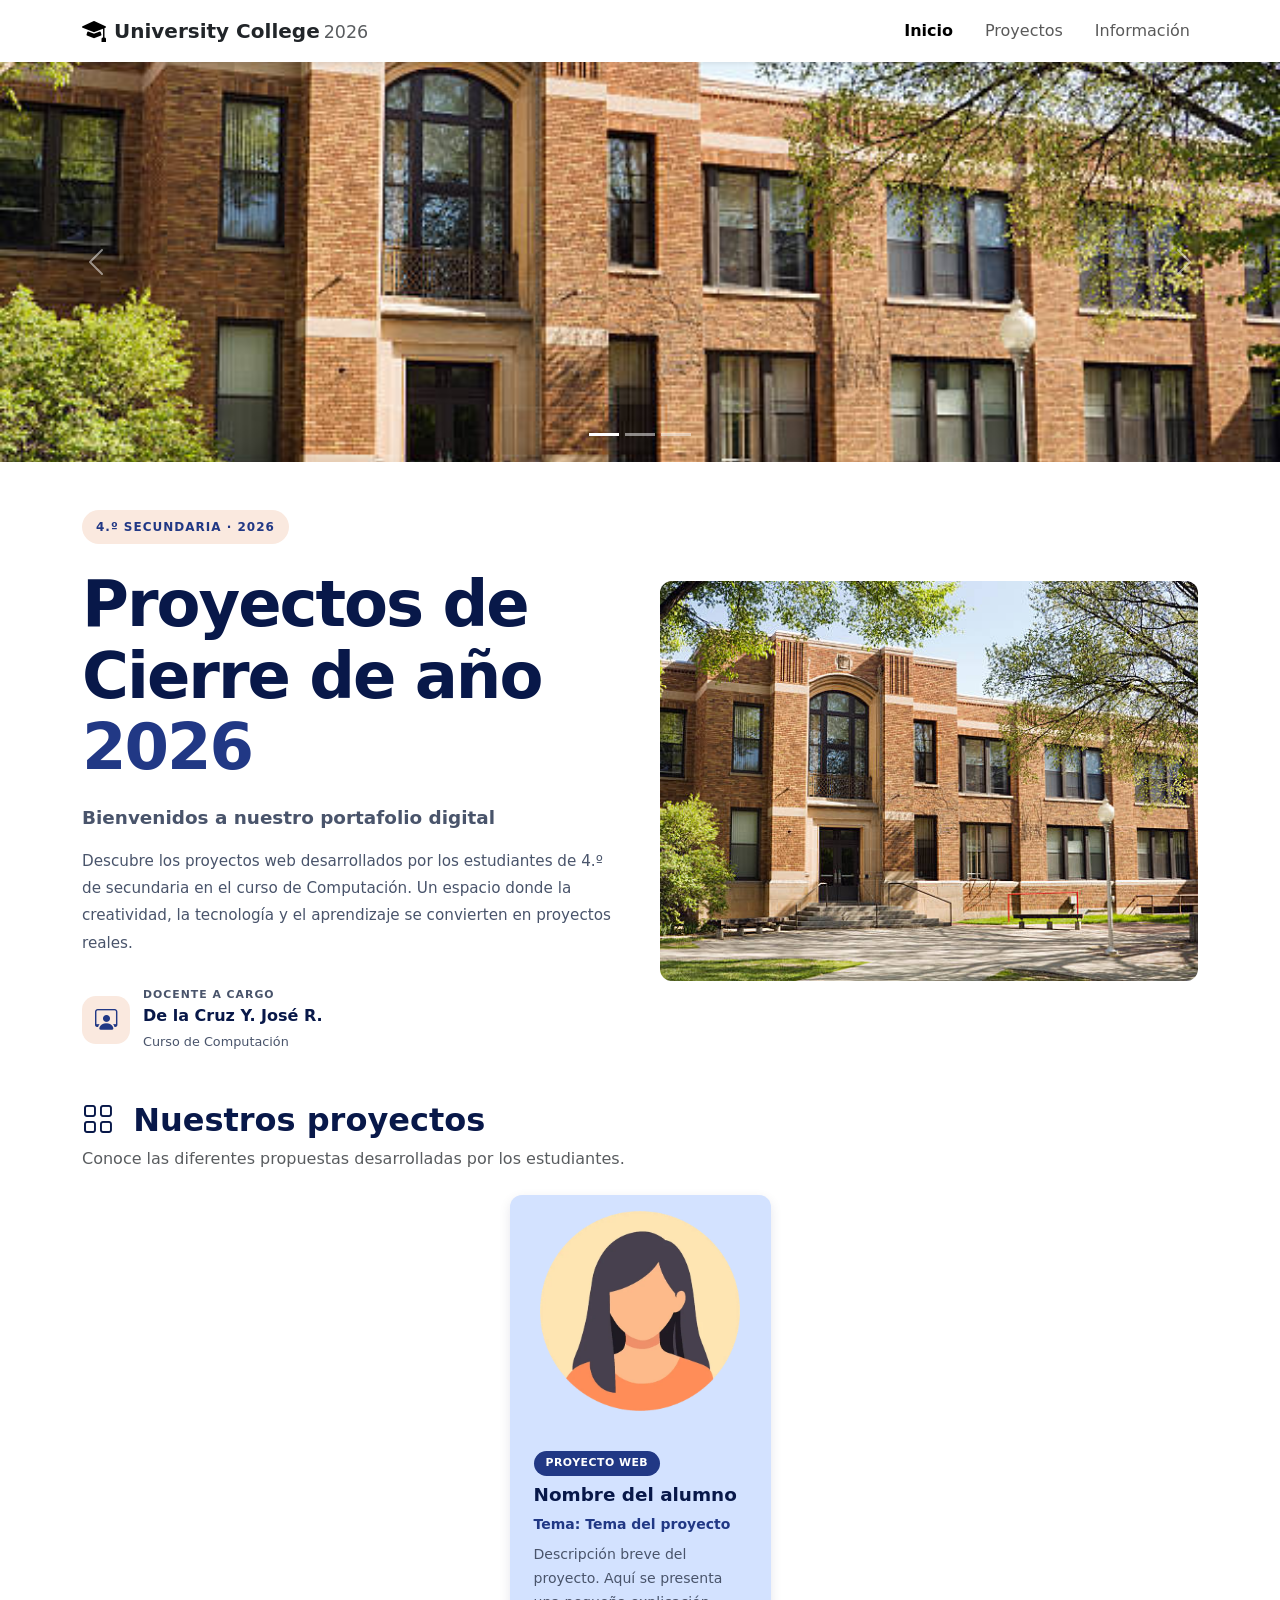
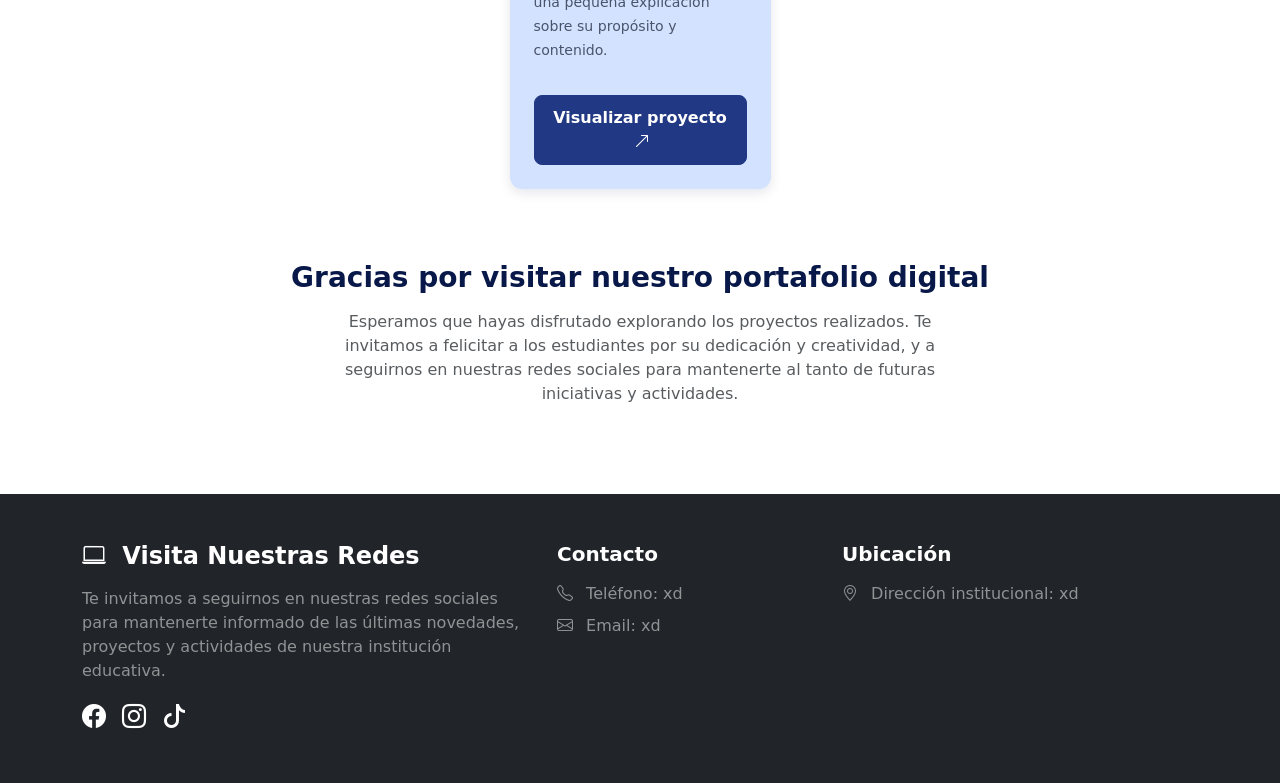
<file: index.html>
<!DOCTYPE html>
<html lang="es">

<head>
    <meta charset="UTF-8">
    <meta name="viewport" content="width=device-width, initial-scale=1.0">

    <title>Proyectos de Fin de Año</title>

    <!-- Icono -->
        <link rel="icon" type="image/png" href="../imgs/logo.png">

    <!-- BOOTSTRAP CSS -->
    <link
        href="https://cdn.jsdelivr.net/npm/bootstrap@5.3.8/dist/css/bootstrap.min.css"
        rel="stylesheet"
        integrity="sha384-sRIl4kxILFvY47J16cr9ZwB07vP4J8+LH7qKQnuqkuIAvNWLzeN8tE5YBujZqJLB"
        crossorigin="anonymous">

    <!-- BOOTSTRAP ICONS -->
    <link
        rel="stylesheet"
        href="https://cdn.jsdelivr.net/npm/bootstrap-icons@1.11.3/font/bootstrap-icons.min.css">

    <!-- CSS PERSONALIZADO -->
    <link rel="stylesheet" href="css/general.css">
</head>

<body>

    <!-- HEADER -->
    <header>

        <!-- NAVBAR -->
        <nav class="navbar navbar-expand-lg bg-white shadow-sm sticky-top">
            <div class="container">

                <!-- LOGO -->
                <a class="navbar-brand d-flex align-items-center gap-2"
                    href="#inicio">

                    <i class="bi bi-mortarboard-fill fs-4"></i>

                    <span class="d-flex align-items-baseline gap-1">
                        <span class="fw-bold fs-5 text-dark">
                            University College
                        </span>

                        <small class="text-muted">
                            2026
                        </small>
                    </span>

                </a>

                <!-- BOTÓN RESPONSIVE -->
                <button
                    class="navbar-toggler"
                    type="button"
                    data-bs-toggle="collapse"
                    data-bs-target="#navbarPrincipal"
                    aria-controls="navbarPrincipal"
                    aria-expanded="false"
                    aria-label="Abrir menú de navegación">

                    <span class="navbar-toggler-icon"></span>

                </button>

                <!-- NAVEGACIÓN -->
                <div class="collapse navbar-collapse"
                    id="navbarPrincipal">

                    <ul class="navbar-nav ms-auto gap-lg-3">

                        <li class="nav-item">
                            <a class="nav-link active fw-semibold"
                                aria-current="page"
                                href="#inicio">
                                Inicio
                            </a>
                        </li>

                        <li class="nav-item">
                            <a class="nav-link"
                                href="#proyectos">
                                Proyectos
                            </a>
                        </li>

                        <li class="nav-item">
                            <a class="nav-link"
                                href="paginas/leer.html">
                                Información
                            </a>
                        </li>

                    </ul>

                </div>

            </div>
        </nav>

    </header>


    <!-- CARRUSEL -->
    <div id="inicio"
        class="carousel slide carrusel"
        data-bs-ride="carousel">

        <!-- INDICADORES -->
        <div class="carousel-indicators">

            <button
                type="button"
                data-bs-target="#inicio"
                data-bs-slide-to="0"
                class="active"
                aria-current="true"
                aria-label="Primera imagen">
            </button>

            <button
                type="button"
                data-bs-target="#inicio"
                data-bs-slide-to="1"
                aria-label="Segunda imagen">
            </button>

            <button
                type="button"
                data-bs-target="#inicio"
                data-bs-slide-to="2"
                aria-label="Tercera imagen">
            </button>

        </div>

        <!-- IMÁGENES -->
        <div class="carousel-inner">

            <div class="carousel-item active">
                <img
                    src="imgs/wallpaper.jpg"
                    class="d-block w-100"
                    alt="Imagen de presentación de los proyectos">
            </div>

            <div class="carousel-item">
                <img
                    src="imgs/wallpaper2.jfif"
                    class="d-block w-100"
                    alt="Segunda imagen de presentación">
            </div>

            <div class="carousel-item">
                <img
                    src="imgs/wallpaper3.avif"
                    class="d-block w-100"
                    alt="Tercera imagen de presentación">
            </div>

        </div>

        <!-- BOTÓN ANTERIOR -->
        <button
            class="carousel-control-prev"
            type="button"
            data-bs-target="#inicio"
            data-bs-slide="prev">

            <span
                class="carousel-control-prev-icon"
                aria-hidden="true">
            </span>

            <span class="visually-hidden">
                Anterior
            </span>

        </button>

        <!-- BOTÓN SIGUIENTE -->
        <button
            class="carousel-control-next"
            type="button"
            data-bs-target="#inicio"
            data-bs-slide="next">

            <span
                class="carousel-control-next-icon"
                aria-hidden="true">
            </span>

            <span class="visually-hidden">
                Siguiente
            </span>

        </button>

    </div>


    <!-- CONTENIDO PRINCIPAL -->
    <main class="container py-5">

        <!-- PRESENTACIÓN -->
        <div class="presentacion mb-5">

            <div class="presentacion-contenido">

                <!-- TEXTO IZQUIERDO -->
                <div class="presentacion-texto">

                    <span class="etiqueta-presentacion">
                        4.º SECUNDARIA · 2026
                    </span>

                    <h1 class="titulo fw-bold">
                        Proyectos de<br>
                        Cierre de año <span>2026</span>
                    </h1>

                    <p class="subtitulo">
                        Bienvenidos a nuestro portafolio digital
                    </p>

                    <p class="descripcion">
                        Descubre los proyectos web desarrollados por los
                        estudiantes de 4.º de secundaria en el curso de
                        Computación. Un espacio donde la creatividad,
                        la tecnología y el aprendizaje se convierten
                        en proyectos reales.
                    </p>

                    <!-- DOCENTE -->
                    <div class="docente-presentacion">

                        <div class="docente-icono">
                            <i class="bi bi-person-workspace"></i>
                        </div>

                        <div>

                            <small>DOCENTE A CARGO</small>

                            <h6>
                                De la Cruz Y. José R.
                            </h6>

                            <span>
                                Curso de Computación
                            </span>

                        </div>

                    </div>

                </div>


                <!-- IMAGEN DERECHA -->
                <div class="presentacion-imagen">

                    <img
                        src="imgs/wallpaper.jpg"
                        alt="Proyectos web desarrollados por los estudiantes">

                </div>

            </div>

        </div>


        <!-- GALERÍA DE PROYECTOS -->
        <div id="proyectos">

            <!-- ENCABEZADO -->
            <div class="mb-4">

                <h2 class="titulo fw-bold mb-2">
                    <i class="bi bi-grid me-2"></i>
                    Nuestros proyectos
                </h2>

                <p class="text-muted">
                    Conoce las diferentes propuestas desarrolladas
                    por los estudiantes.
                </p>

            </div>


            <!-- TARJETAS -->
            <div class="row justify-content-center g-4">

                <!-- TARJETA 1 -->
                <div class="col-12 col-sm-6 col-lg-4 col-xl-3 tarjeta">

                    <article class="card h-100 border-0 shadow-sm overflow-hidden">

                        <!-- IMAGEN -->
                        <div class="d-flex justify-content-center p-3">

                            <img
                                src="imgs/mujer-img.webp"
                                class="img-fluid"
                                style="width: 200px; height: 200px; object-fit: cover;"
                                alt="Imagen representativa del proyecto">

                        </div>


                        <!-- CONTENIDO -->
                        <div class="card-body d-flex flex-column p-4">

                            <span class="badge bg-primary align-self-start mb-2">
                                PROYECTO WEB
                            </span>

                            <h5 class="card-title fw-bold titulo mb-2">
                                Nombre del alumno
                            </h5>

                            <p class="small text-primary fw-semibold mb-2">
                                Tema: Tema del proyecto
                            </p>

                            <p class="card-text text-muted">
                                Descripción breve del proyecto. Aquí se
                                presenta una pequeña explicación sobre
                                su propósito y contenido.
                            </p>

                            <!-- BOTÓN -->
                            <div class="mt-auto pt-3">

                                <a href="#"
                                    class="btn btn-primary w-100">

                                    Visualizar proyecto

                                    <i class="bi bi-arrow-up-right ms-1"></i>

                                </a>

                            </div>

                        </div>

                    </article>

                </div>

            </div>

        </div>


        <!-- CIERRE -->
        <div id="informacion"
            class="text-center mt-5 py-4">

            <h3 class="titulo fw-bold mb-3">
                Gracias por visitar nuestro portafolio digital
            </h3>

            <p class="text-muted mx-auto"
                style="max-width: 650px;">

                Esperamos que hayas disfrutado explorando los proyectos realizados. Te invitamos a felicitar a los estudiantes por su dedicación y creatividad, y a seguirnos en nuestras redes sociales para mantenerte al tanto de futuras iniciativas y actividades.

            </p>

        </div>

    </main>


    <!-- FOOTER -->
    <footer class="bg-dark text-white">

        <div class="container py-5">

            <div class="row g-4">

                <!-- REDES SOCIALES -->
                <div class="col-12 col-md-5">

                    <h4 class="fw-bold mb-3">

                        <i class="bi bi-laptop me-2"></i>
                        Visita Nuestras Redes

                    </h4>

                    <p class="text-white-50 mb-3">

                        Te invitamos a seguirnos en nuestras redes sociales
                        para mantenerte informado de las últimas novedades,
                        proyectos y actividades de nuestra institución
                        educativa.

                    </p>

                    <!-- REDES -->
                    <div class="d-flex gap-3">

                        <a href="#"
                            class="text-white fs-4"
                            aria-label="Facebook">

                            <i class="bi bi-facebook"></i>

                        </a>

                        <a href="#"
                            class="text-white fs-4"
                            aria-label="Instagram">

                            <i class="bi bi-instagram"></i>

                        </a>

                        <a href="#"
                            class="text-white fs-4"
                            aria-label="TikTok">

                            <i class="bi bi-tiktok"></i>

                        </a>

                    </div>

                </div>


                <!-- CONTACTO -->
                <div class="col-12 col-md-3">

                    <h5 class="fw-semibold mb-3">
                        Contacto
                    </h5>

                    <p class="text-white-50 mb-2">

                        <i class="bi bi-telephone me-2"></i>
                        Teléfono: xd

                    </p>

                    <p class="text-white-50 mb-2">

                        <i class="bi bi-envelope me-2"></i>
                        Email: xd

                    </p>

                </div>


                <!-- UBICACIÓN -->
                <div class="col-12 col-md-4">

                    <h5 class="fw-semibold mb-3">
                        Ubicación
                    </h5>

                    <p class="text-white-50">

                        <i class="bi bi-geo-alt me-2"></i>
                        Dirección institucional: xd

                    </p>

                </div>

            </div>

        </div>

    </footer>


    <!-- BOOTSTRAP JAVASCRIPT -->
    <script
        src="https://cdn.jsdelivr.net/npm/bootstrap@5.3.8/dist/js/bootstrap.bundle.min.js"
        integrity="sha384-FKyoEForCGlyvwx9Hj09JcYn3nv7wiPVlz7YYwJrWVcXK/BmnVDxM+D2scQbITxI"
        crossorigin="anonymous">
    </script>

</body>
</html>
</file>
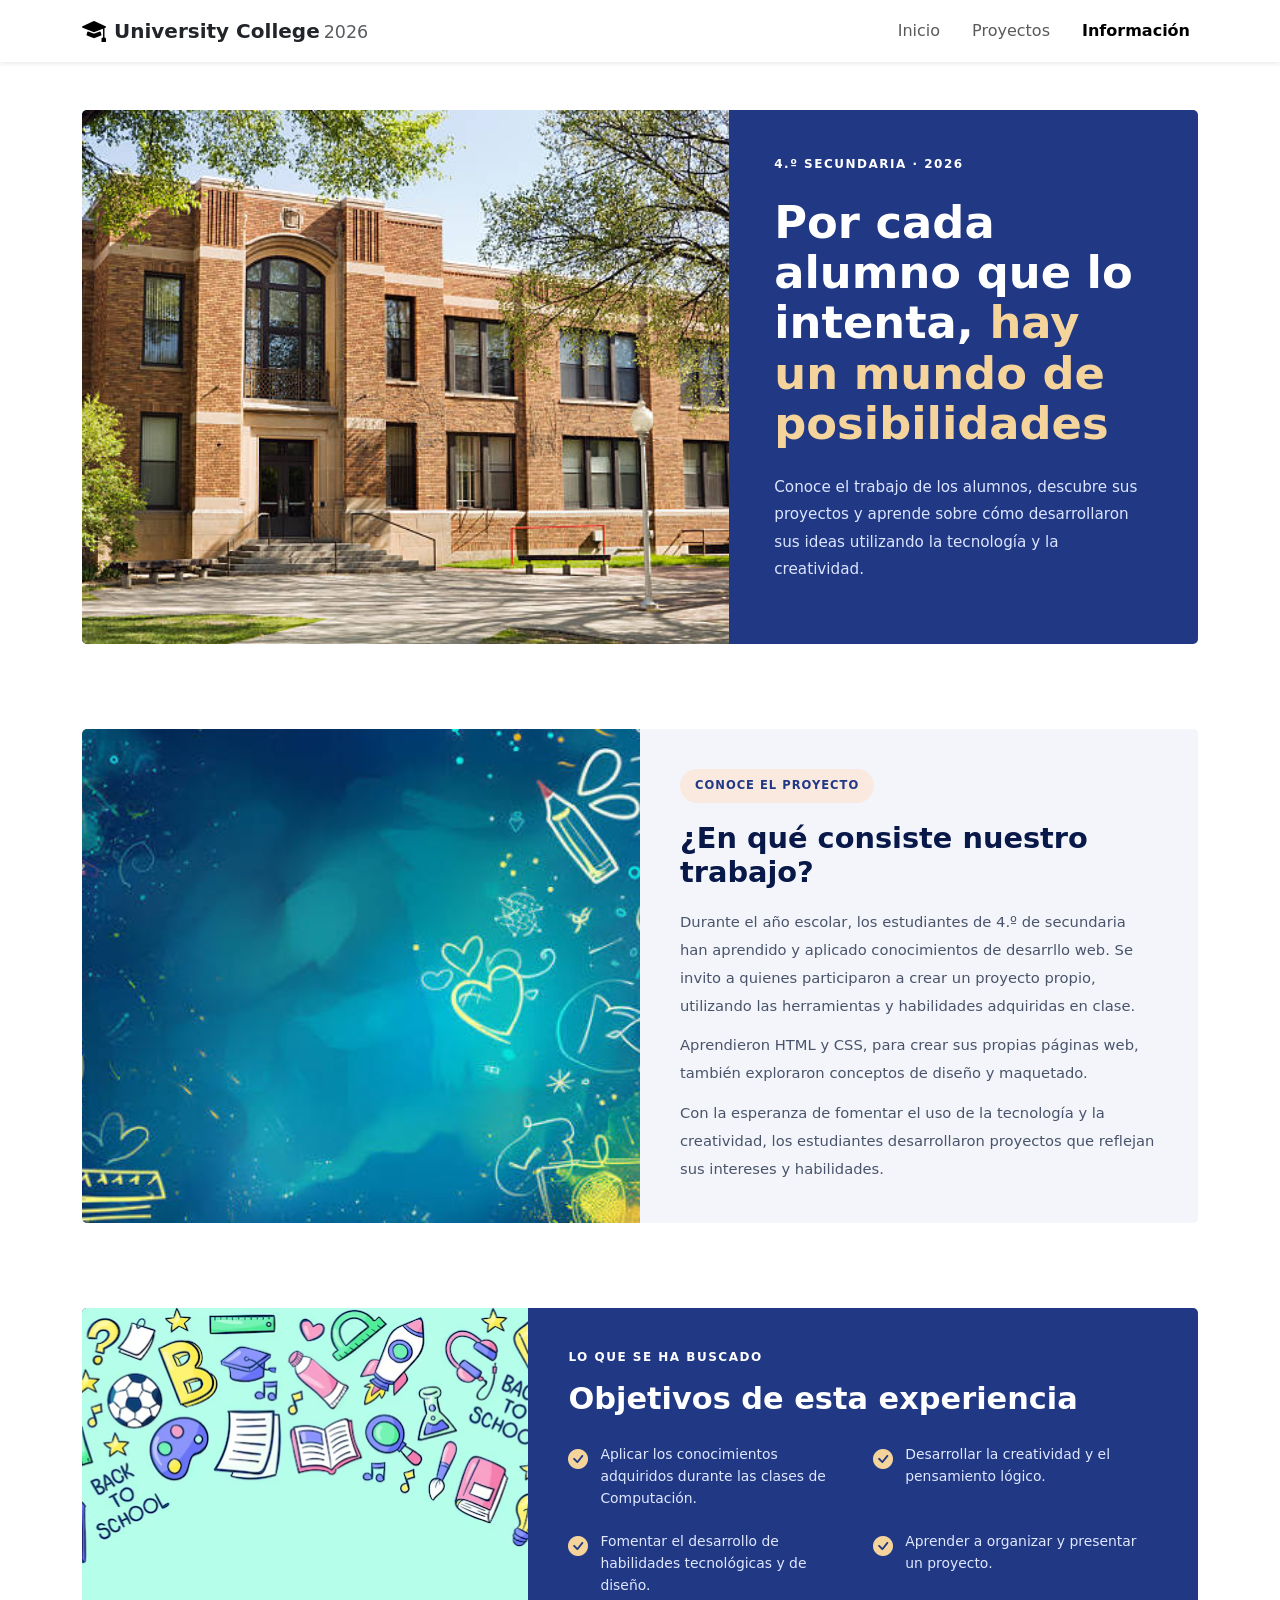
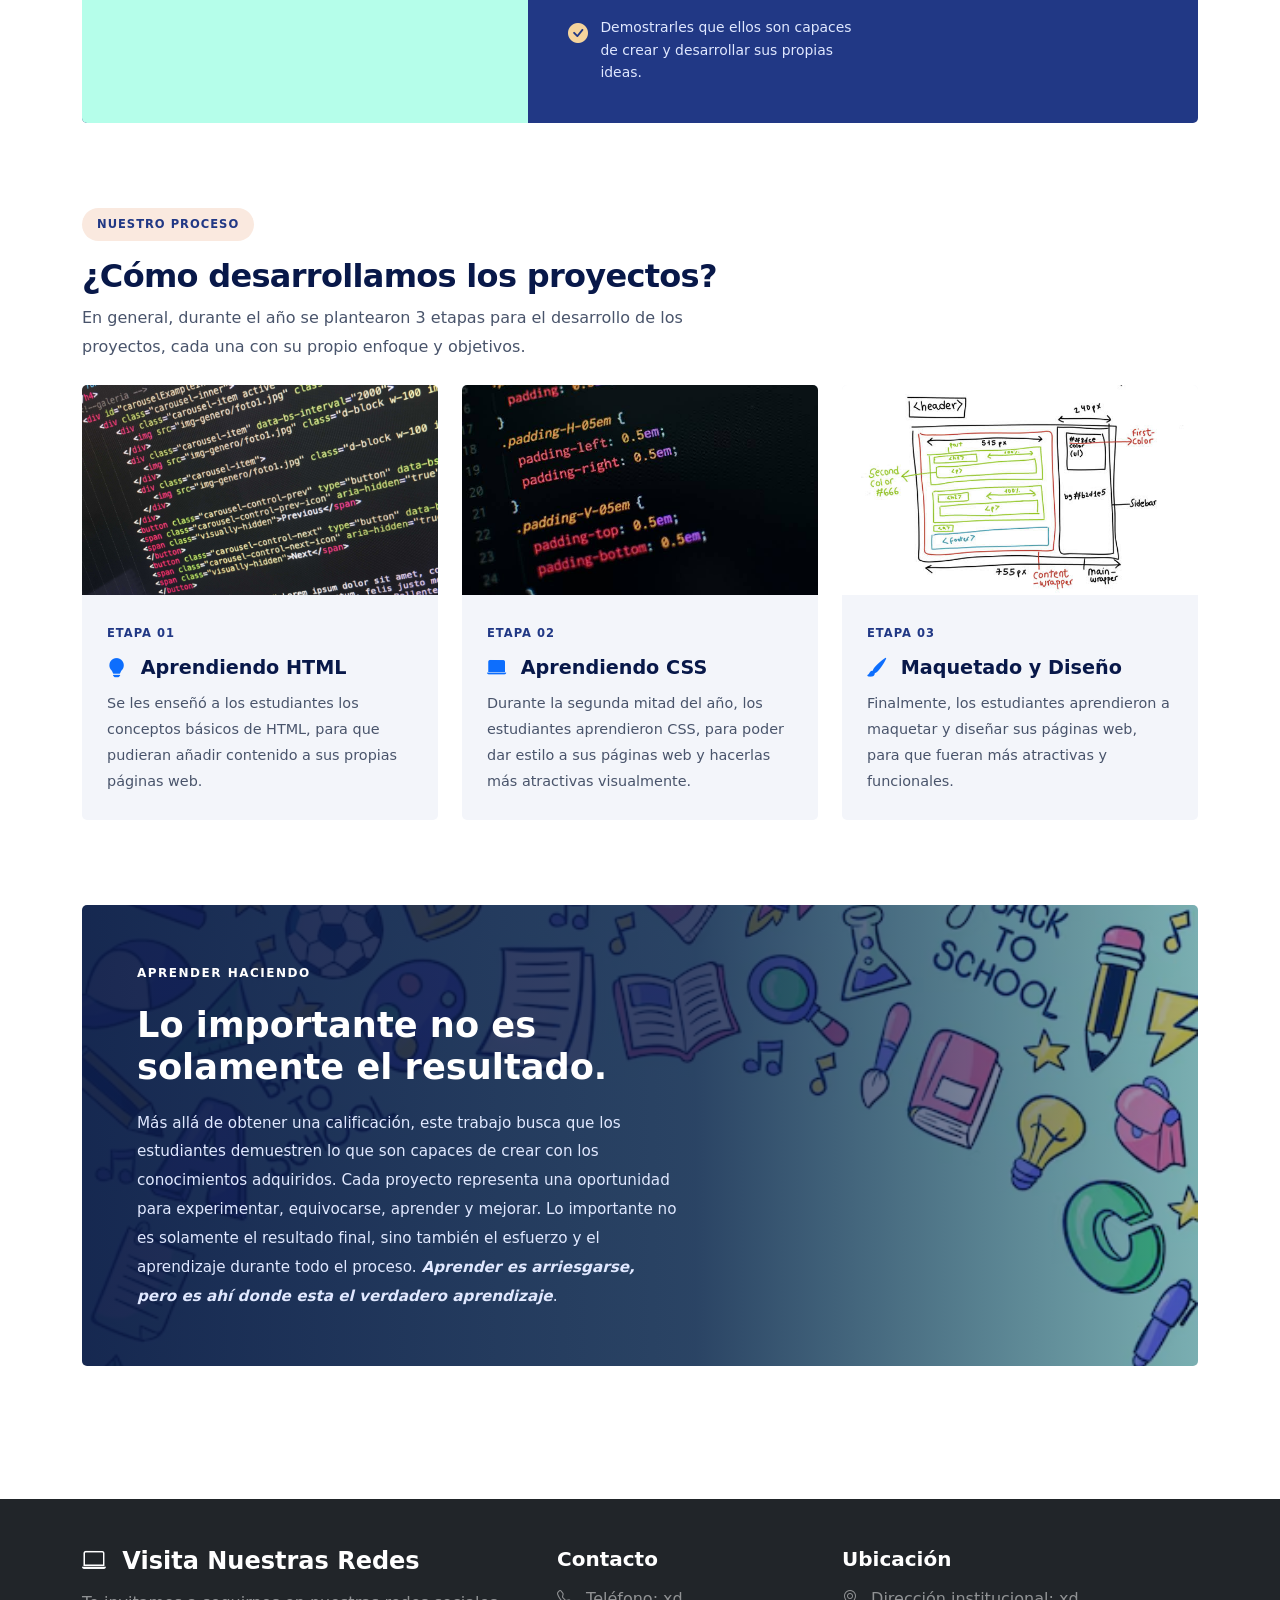
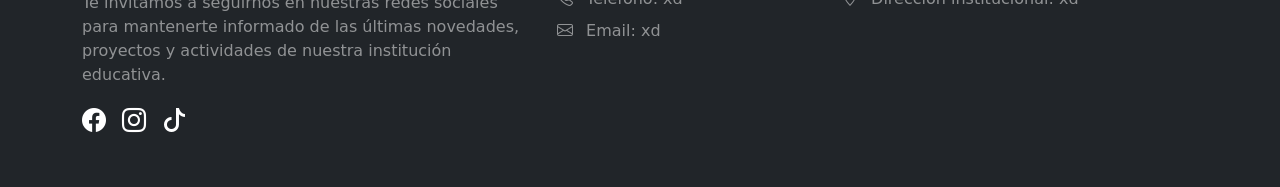
<file: paginas/leer.html>
<!DOCTYPE html>
<html lang="es">

    <head>
        <meta charset="UTF-8">
        <meta name="viewport" content="width=device-width, initial-scale=1.0">

        <title>Información</title>

        <!-- Icono -->
        <link rel="icon" type="image/png" href="../imgs/logo.png">

        <!-- BOOTSTRAP -->
        <link
            href="https://cdn.jsdelivr.net/npm/bootstrap@5.3.3/dist/css/bootstrap.min.css"
            rel="stylesheet">

        <!-- BOOTSTRAP ICONS -->
        <link rel="stylesheet"
            href="https://cdn.jsdelivr.net/npm/bootstrap-icons@1.11.3/font/bootstrap-icons.min.css">

        <link rel="stylesheet" href="../css/general.css">

        <!-- CSS-->
        <link rel="stylesheet" href="../css/info-css.css">

        <!-- BOOTSTRAP JS -->
        <script
            src="https://cdn.jsdelivr.net/npm/bootstrap@5.3.3/dist/js/bootstrap.bundle.min.js"
            defer></script>

    </head>

    <body>

        <!-- HEADER -->
        <header>

            <nav class="navbar navbar-expand-lg bg-white shadow-sm sticky-top">

                <div class="container">

                    <a class="navbar-brand d-flex align-items-center gap-2"
                        href="../index.html">

                        <i class="bi bi-mortarboard-fill fs-4"></i>

                        <span class="d-flex align-items-baseline gap-1">
                            <span class="fw-bold fs-5 text-dark">
                                University College
                            </span>
                            <small class="text-muted">2026</small>
                        </span>

                    </a>

                    <!-- BTN RESPONSIVE -->
                    <button class="navbar-toggler"
                        type="button"
                        data-bs-toggle="collapse"
                        data-bs-target="#navbarPrincipal"
                        aria-controls="navbarPrincipal"
                        aria-expanded="false"
                        aria-label="Abrir menú">

                        <span class="navbar-toggler-icon"></span>

                    </button>

                    <!-- NAVEGACIÓN -->
                    <div class="collapse navbar-collapse"
                        id="navbarPrincipal">

                        <ul class="navbar-nav ms-auto gap-lg-3">

                            <li class="nav-item">
                                <a class="nav-link"
                                    href="../index.html">
                                    Inicio
                                </a>
                            </li>

                            <li class="nav-item">
                                <a class="nav-link"
                                    href="../index.html#proyectos">
                                    Proyectos
                                </a>
                            </li>

                            <li class="nav-item">
                                <a class="nav-link active fw-semibold"
                                    aria-current="page"
                                    href="leer.html">
                                    Información
                                </a>
                            </li>

                        </ul>

                    </div>

                </div>

            </nav>

        </header>

        <!-- CONTENIDO PRINCIPAL -->
        <main class="container py-4 py-md-5">

            <!-- 1. PRESENTACIÓN -->
            <section class="banner-principal seccion">

                <div class="banner-principal-imagen">

                    <img src="../imgs/wallpaper.jpg"
                        alt="Entorno de aprendizaje y tecnología">

                </div>

                <div class="banner-principal-contenido">

                    <span class="banner-etiqueta">
                        4.º SECUNDARIA · 2026
                    </span>

                    <h1>
                        Por cada alumno que lo intenta,
                        <span>hay un mundo de posibilidades</span>
                    </h1>

                    <p>
                        Conoce el trabajo de los alumnos, descubre sus proyectos
                        y aprende sobre
                        cómo desarrollaron sus ideas utilizando la tecnología y
                        la creatividad.
                    </p>

                </div>

            </section>

            <!-- 2. DESCRIPCIÓN -->
            <section class="seccion">

                <div class="banner-informacion">

                    <div class="banner-informacion-imagen">

                        <img src="../imgs/wallpaper2.jfif"
                            alt="Estudiantes aprendiendo y desarrollando ideas">

                    </div>

                    <div class="banner-informacion-contenido">

                        <span class="etiqueta">
                            CONOCE EL PROYECTO
                        </span>

                        <h2>
                            ¿En qué consiste nuestro trabajo?
                        </h2>

                        <p>
                            Durante el año escolar, los estudiantes de 4.º de
                            secundaria han aprendido y aplicado conocimientos de
                            desarrllo web.
                            Se invito a quienes participaron a crear un proyecto
                            propio, utilizando las herramientas y habilidades
                            adquiridas en clase.
                        </p>

                        <p>
                            Aprendieron HTML y CSS, para crear sus propias
                            páginas web, también exploraron conceptos de diseño
                            y maquetado.
                        </p>

                        <p>
                            Con la esperanza de fomentar el uso de la tecnología
                            y la creatividad, los estudiantes desarrollaron
                            proyectos que reflejan sus intereses y habilidades.
                        </p>

                    </div>

                </div>

            </section>

            <!-- 3. OBJETIVOS -->
            <section class="seccion">

                <div class="objetivos-banner">

                    <div class="objetivos-imagen">

                        <img src="../imgs/wallpaper3.avif"
                            alt="Creatividad e innovación tecnológica">

                    </div>

                    <div class="objetivos-contenido">

                        <span class="banner-etiqueta">
                            LO QUE SE HA BUSCADO
                        </span>

                        <h2>
                            Objetivos de esta experiencia
                        </h2>

                        <div class="objetivos-lista">

                            <div class="objetivo-item">
                                <i class="bi bi-check-circle-fill"></i>
                                <span>
                                    Aplicar los conocimientos adquiridos
                                    durante las clases de Computación.
                                </span>
                            </div>

                            <div class="objetivo-item">
                                <i class="bi bi-check-circle-fill"></i>
                                <span>
                                    Desarrollar la creatividad y el
                                    pensamiento lógico.
                                </span>
                            </div>

                            <div class="objetivo-item">
                                <i class="bi bi-check-circle-fill"></i>
                                <span>
                                    Fomentar el desarrollo de habilidades
                                    tecnológicas y de diseño.
                                </span>
                            </div>

                            <div class="objetivo-item">
                                <i class="bi bi-check-circle-fill"></i>
                                <span>
                                    Aprender a organizar y presentar
                                    un proyecto.
                                </span>
                            </div>

                            <div class="objetivo-item">
                                <i class="bi bi-check-circle-fill"></i>
                                <span>
                                    Demostrarles que ellos son capaces de crear
                                    y desarrollar sus propias ideas.
                                </span>
                            </div>
                        </div>
                    </div>
                </div>
            </section>

            <section class="seccion">

                <div class="mb-4">

                    <span class="etiqueta">
                        NUESTRO PROCESO
                    </span>

                    <h2 class="titulo-seccion mt-3 mb-2">
                        ¿Cómo desarrollamos los proyectos?
                    </h2>

                    <p class="etapas-introduccion">
                        En general, durante el año se plantearon 3 etapas para
                        el desarrollo de los proyectos, cada una con su propio
                        enfoque y objetivos.
                    </p>

                </div>

                <div class="row g-4">

                    <!-- ETAPA 1 -->
                    <div class="col-12 col-md-4">

                        <article class="etapa-card">

                            <div class="etapa-imagen">

                                <img src="../imgs/html.jpg"
                                    alt="Planificación de ideas">

                            </div>

                            <div class="etapa-contenido">

                                <span class="etapa-numero">
                                    ETAPA 01
                                </span>

                                <h3>
                                    <i
                                        class="bi bi-lightbulb-fill me-2 text-primary"></i>
                                    Aprendiendo HTML
                                </h3>

                                <p>
                                    Se les enseñó a los estudiantes los
                                    conceptos básicos de HTML, para que
                                    pudieran añadir contenido a sus propias
                                    páginas web.
                                </p>

                            </div>

                        </article>

                    </div>

                    <!-- ETAPA 2 -->
                    <div class="col-12 col-md-4">

                        <article class="etapa-card">

                            <div class="etapa-imagen">

                                <img src="../imgs/css.jfif"
                                    alt="Elaboración de proyectos tecnológicos">

                            </div>

                            <div class="etapa-contenido">

                                <span class="etapa-numero">
                                    ETAPA 02
                                </span>

                                <h3>
                                    <i
                                        class="bi bi-laptop-fill me-2 text-primary"></i>
                                    Aprendiendo CSS
                                </h3>

                                <p>
                                    Durante la segunda mitad del año, los
                                    estudiantes aprendieron CSS, para
                                    poder dar estilo a sus páginas web y
                                    hacerlas más atractivas visualmente.
                                </p>

                            </div>

                        </article>

                    </div>

                    <!-- ETAPA 3 -->
                    <div class="col-12 col-md-4">

                        <article class="etapa-card">

                            <div class="etapa-imagen">

                                <img src="../imgs/maquetado.jfif"
                                    alt="Presentación de proyectos">

                            </div>

                            <div class="etapa-contenido">

                                <span class="etapa-numero">
                                    ETAPA 03
                                </span>

                                <h3>
                                    <i
                                        class="bi bi-brush-fill me-2 text-primary"></i>
                                    Maquetado y Diseño
                                </h3>

                                <p>
                                    Finalmente, los estudiantes aprendieron a
                                    maquetar y diseñar sus páginas web, para
                                    que fueran más atractivas y funcionales.
                                </p>

                            </div>

                        </article>

                    </div>

                </div>

            </section>

            <!-- 5. IMPORTANCIA -->
            <section class="seccion">

                <div class="importancia-banner">

                    <div class="importancia-contenido">

                        <span class="banner-etiqueta">
                            APRENDER HACIENDO
                        </span>

                        <h2>
                            Lo importante no es solamente el resultado.
                        </h2>

                        <p>
                            Más allá de obtener una calificación, este trabajo
                            busca que los estudiantes demuestren lo que son
                            capaces de crear con los conocimientos adquiridos.
                            Cada proyecto representa una oportunidad para
                            experimentar, equivocarse, aprender y mejorar.

                            Lo importante no es solamente el resultado final,
                            sino también el esfuerzo y el aprendizaje durante
                            todo el proceso. <b><i>Aprender es arriesgarse, pero es
                            ahí donde esta el verdadero aprendizaje</i></b>.
                        </p>

                    </div>

                </div>

            </section>

        </main>

        <!-- FOOTER -->
        <footer class="bg-dark text-white">

            <div class="container py-5">

                <div class="row g-4">

                    <!-- REDES -->
                    <div class="col-12 col-md-5">

                        <h4 class="fw-bold mb-3">
                            <i class="bi bi-laptop me-2"></i>
                            Visita Nuestras Redes
                        </h4>

                        <p class="text-white-50 mb-3">
                            Te invitamos a seguirnos en nuestras redes sociales
                            para mantenerte informado de las últimas novedades,
                            proyectos y actividades de nuestra institución
                            educativa.
                        </p>

                        <div class="d-flex gap-3">

                            <a href="#"
                                class="text-white fs-4"
                                aria-label="Facebook">
                                <i class="bi bi-facebook"></i>
                            </a>

                            <a href="#"
                                class="text-white fs-4"
                                aria-label="Instagram">
                                <i class="bi bi-instagram"></i>
                            </a>

                            <a href="#"
                                class="text-white fs-4"
                                aria-label="TikTok">
                                <i class="bi bi-tiktok"></i>
                            </a>

                        </div>

                    </div>

                    <!-- CONTACTO -->
                    <div class="col-12 col-md-3">

                        <h5 class="fw-semibold mb-3">
                            Contacto
                        </h5>

                        <p class="text-white-50 mb-2">
                            <i class="bi bi-telephone me-2"></i>
                            Teléfono: xd
                        </p>

                        <p class="text-white-50 mb-2">
                            <i class="bi bi-envelope me-2"></i>
                            Email: xd
                        </p>

                    </div>

                    <!-- UBICACIÓN -->
                    <div class="col-12 col-md-4">

                        <h5 class="fw-semibold mb-3">
                            Ubicación
                        </h5>

                        <p class="text-white-50">
                            <i class="bi bi-geo-alt me-2"></i>
                            Dirección institucional: xd
                        </p>

                    </div>

                </div>

            </div>

        </footer>

    </body>

</html>
</file>
<file: css/general.css>
:root {
    --color-primary: #213885;
    --color-secondary: #FAE9DF;
    --color-title: #081849;
    --color-text: #49546B;
    --color-white: rgb(211, 226, 255);
    --color-card: #c6c6c6;

    --shadow-card: 0 4px 12px rgba(8, 24, 73, 0.10);
    --shadow-hover: 0 10px 22px rgba(8, 24, 73, 0.16);

    --border-radius: 12px;
}

.cabecera {
    background-color: var(--color-primary);
}

.carrusel {
    height: 400px;
    overflow: hidden;
}

.carrusel .carousel-inner,
.carrusel .carousel-item {
    height: 100%;
}

.carrusel .carousel-item img {
    width: 100%;
    height: 100%;
    object-fit: cover;
    object-position: center;
}

.titulo {
    color: var(--color-title);
}

.presentacion {
    width: 100%;
}

.presentacion-contenido {
    display: grid;
    grid-template-columns: 1fr 1fr;
    align-items: center;
    gap: 40px;
}

.presentacion-texto {
    min-width: 0;
}

.etiqueta-presentacion {
    display: inline-flex;
    align-items: center;
    gap: 9px;
    padding: 8px 14px;
    border-radius: 30px;
    background: var(--color-secondary);
    color: var(--color-primary);
    font-size: 0.75rem;
    font-weight: 700;
    letter-spacing: 1px;
}

.presentacion .titulo {
    margin-top: 25px;
    color: var(--color-title);
    font-size: clamp(2.5rem, 5vw, 4rem);
    line-height: 1.12;
    letter-spacing: -2px;
}

.presentacion .titulo span {
    color: var(--color-primary);
}

.subtitulo {
    color: var(--color-text);
    font-size: 1.15rem;
    font-weight: 600;
    margin-top: 20px;
}

.descripcion {
    max-width: 600px;
    color: var(--color-text);
    line-height: 1.8;
    font-size: 0.95rem;
    margin-top: 15px;
}

.presentacion-imagen {
    width: 100%;
    min-width: 0;
}

.presentacion-imagen img {
    display: block;
    width: 100%;
    height: 400px;
    object-fit: cover;
    object-position: center;
    border-radius: var(--border-radius);
}

.docente-presentacion {
    display: flex;
    align-items: center;
    gap: 13px;
    margin-top: 30px;
}

.docente-icono {
    width: 48px;
    height: 48px;
    display: flex;
    align-items: center;
    justify-content: center;
    border-radius: 14px;
    background: var(--color-secondary);
    color: var(--color-primary);
    font-size: 1.4rem;
    flex-shrink: 0;
}

.docente-presentacion small {
    display: block;
    color: var(--color-text);
    font-size: 0.68rem;
    font-weight: 700;
    letter-spacing: 1px;
}

.docente-presentacion h6 {
    margin: 3px 0;
    color: var(--color-title);
    font-weight: 700;
}

.docente-presentacion span {
    color: var(--color-text);
    font-size: 0.8rem;
}

.tarjeta .card {
    height: 100%;
    border: none;
    border-radius: var(--border-radius);
    background-color: var(--color-white);
    box-shadow: var(--shadow-card) !important;
    transition: transform 0.3s ease, box-shadow 0.3s ease;
}

.tarjeta .card:hover {
    transform: translateY(-6px);
    box-shadow: var(--shadow-hover) !important;
    background-color: var(--color-card) !important;
    transition: transform 0.3s ease, box-shadow 0.3s ease, background-color 0.3s ease;
}

.tarjeta .card>.d-flex {
    overflow: hidden;
}

.tarjeta img {
    width: 200px;
    height: 200px;
    object-fit: cover;
    border-radius: 12px;
    transition: transform 0.3s ease;
}

.tarjeta .card:hover img {
    transform: scale(1.04);
}

.tarjeta .badge {
    padding: 7px 12px;
    border-radius: 30px;
    background-color: var(--color-primary) !important;
    font-size: 0.68rem;
    letter-spacing: 0.5px;
}

.tarjeta .card-title {
    color: var(--color-title);
    font-size: 1.15rem;
}

.tarjeta .card-body p.small {
    color: var(--color-primary) !important;
}

.tarjeta .card-text {
    color: var(--color-text) !important;
    font-size: 0.88rem;
    line-height: 1.7;
}

.tarjeta .btn-primary {
    padding: 10px;
    border: 1px solid var(--color-primary);
    border-radius: 8px;
    background-color: var(--color-primary);
    font-weight: 600;
    transition: background-color 0.3s ease, border-color 0.3s ease;
}

.tarjeta .btn-primary:hover {
    background-color: var(--color-title);
    border-color: var(--color-title);
}

@media (max-width: 768px) {
    .presentacion-contenido {
        grid-template-columns: 1fr;
        gap: 25px;
    }

    .presentacion .titulo {
        font-size: 2.7rem;
    }

    .presentacion-imagen img {
        height: 280px;
    }

    .carrusel {
        height: 220px;
    }
}

@media (max-width: 576px) {
    .tarjeta img {
        width: 200px;
        height: 200px;
    }
}

@media (max-width: 400px) {
    .visual-etiqueta {
        font-size: 0.72rem;
        padding: 9px 11px;
    }

    .presentacion .titulo {
        font-size: 2.3rem;
    }
}

@media (prefers-reduced-motion: reduce) {

    .tarjeta .card,
    .tarjeta img,
    .tarjeta .btn-primary {
        transition: none;
    }

    .tarjeta .card:hover,
    .tarjeta .card:hover img {
        transform: none;
    }
}
</file>
<file: css/info-css.css>
body {
    overflow-x: hidden;
}

.seccion {
    margin-bottom: 85px;
}

.etiqueta {
    display: inline-block;
    color: var(--color-primary);
    background: var(--color-secondary);
    padding: 8px 15px;
    border-radius: 30px;
    font-size: 0.72rem;
    font-weight: 700;
    letter-spacing: 1px;
}

.titulo-seccion {
    color: var(--color-title);
    font-weight: 800;
    letter-spacing: -0.7px;
}

.texto-seccion {
    color: var(--color-text);
    line-height: 1.9;
}

.banner-principal {
    display: grid;
    grid-template-columns: 58% 42%;
    min-height: 440px;
    overflow: hidden;
    border-radius: 5px;
    background: var(--color-primary);
}

.banner-principal-imagen {
    min-height: 440px;
    overflow: hidden;
}

.banner-principal-imagen img {
    width: 100%;
    height: 100%;
    min-height: 440px;
    object-fit: cover;
    display: block;
}

.banner-principal-contenido {
    display: flex;
    flex-direction: column;
    justify-content: center;
    align-items: flex-start;
    padding: 45px;
    color: white;
}

.banner-principal-contenido h1 {
    font-size: clamp(2rem, 3.5vw, 3.2rem);
    font-weight: 800;
    line-height: 1.12;
    margin: 25px 0;
}

.banner-principal-contenido h1 span {
    color: #f5d49c;
}

.banner-principal-contenido p {
    color: #dce5ff;
    line-height: 1.8;
    font-size: 0.95rem;
}

.banner-etiqueta {
    color: white;
    font-size: 0.75rem;
    font-weight: 700;
    letter-spacing: 1.5px;
}


.banner-informacion {
    display: grid;
    grid-template-columns: 1fr 1fr;
    min-height: 340px;
    overflow: hidden;
    border-radius: 5px;
    background: #f3f5fa;
}

.banner-informacion.imagen-derecha {
    grid-template-columns: 1fr 1fr;
}

.banner-informacion-imagen {
    min-height: 340px;
    overflow: hidden;
}

.banner-informacion-imagen img {
    width: 100%;
    height: 100%;
    min-height: 340px;
    object-fit: cover;
    display: block;
    transition: transform 0.5s ease;
}

.banner-informacion:hover .banner-informacion-imagen img {
    transform: scale(1.04);
}

.banner-informacion-contenido {
    display: flex;
    flex-direction: column;
    justify-content: center;
    align-items: flex-start;
    padding: 40px;
}

.banner-informacion-contenido h2 {
    color: var(--color-title);
    font-size: 1.8rem;
    font-weight: 800;
    margin: 18px 0;
}

.banner-informacion-contenido p {
    color: var(--color-text);
    line-height: 1.9;
    font-size: 0.92rem;
    margin-bottom: 12px;
}

.banner-informacion-contenido p:last-child {
    margin-bottom: 0;
}

.imagen-derecha .banner-informacion-imagen {
    order: 2;
}

.imagen-derecha .banner-informacion-contenido {
    order: 1;
}


.objetivos-banner {
    position: relative;
    display: grid;
    grid-template-columns: 40% 60%;
    min-height: 380px;
    overflow: hidden;
    background: var(--color-primary);
    border-radius: 5px;
}

.objetivos-imagen {
    position: relative;
    min-height: 380px;
}

.objetivos-imagen img {
    width: 100%;
    height: 100%;
    min-height: 380px;
    object-fit: cover;
}

.objetivos-contenido {
    padding: 40px;
    display: flex;
    flex-direction: column;
    justify-content: center;
}

.objetivos-contenido h2 {
    color: white;
    font-weight: 800;
    font-size: 1.9rem;
    margin: 15px 0 25px;
}

.objetivos-lista {
    display: grid;
    grid-template-columns: 1fr 1fr;
    gap: 20px;
}

.objetivo-item {
    display: flex;
    align-items: flex-start;
    gap: 12px;
}

.objetivo-item i {
    color: #f5d49c;
    font-size: 1.25rem;
    margin-top: 2px;
}

.objetivo-item span {
    color: #e0e8ff;
    font-size: 0.87rem;
    line-height: 1.6;
}


/* =================================
           ETAPAS DEL PROYECTO
        ================================= */

.etapas-introduccion {
    max-width: 650px;
    color: var(--color-text);
    line-height: 1.8;
}

.etapa-card {
    height: 100%;
    overflow: hidden;
    border-radius: 5px;
    background: #f3f5fa;
    transition: transform 0.3s ease,
        box-shadow 0.3s ease;
}

.etapa-card:hover {
    transform: translateY(-6px);
    box-shadow: var(--shadow-hover);
}

.etapa-imagen {
    height: 210px;
    overflow: hidden;
}

.etapa-imagen img {
    width: 100%;
    height: 100%;
    object-fit: cover;
    transition: transform 0.4s ease;
}

.etapa-card:hover .etapa-imagen img {
    transform: scale(1.05);
}

.etapa-contenido {
    padding: 25px;
}

.etapa-numero {
    color: var(--color-primary);
    font-size: 0.72rem;
    font-weight: 800;
    letter-spacing: 1px;
}

.etapa-contenido h3 {
    color: var(--color-title);
    font-weight: 800;
    font-size: 1.2rem;
    margin: 12px 0;
}

.etapa-contenido p {
    color: var(--color-text);
    font-size: 0.9rem;
    line-height: 1.8;
    margin-bottom: 0;
}


/* =================================
           IMPORTANCIA
        ================================= */

.importancia-banner {
    position: relative;
    min-height: 360px;
    display: flex;
    align-items: center;
    overflow: hidden;
    border-radius: 5px;
    background:
        linear-gradient(90deg,
            rgba(12, 27, 71, 0.94) 0%,
            rgba(12, 27, 71, 0.82) 55%,
            rgba(12, 27, 71, 0.35) 100%),
        url("../imgs/wallpaper3.avif") center/cover no-repeat;
}

.importancia-contenido {
    max-width: 650px;
    padding: 55px;
}

.importancia-contenido h2 {
    color: white;
    font-size: 2.2rem;
    font-weight: 800;
    margin: 20px 0;
}

.importancia-contenido p {
    color: #e0e8ff;
    font-size: 0.95rem;
    line-height: 1.9;
    margin-bottom: 0;
}

@media (max-width: 768px) {

    .banner-principal,
    .banner-informacion,
    .objetivos-banner {
        grid-template-columns: 1fr;
    }

    .banner-principal-imagen {
        min-height: 280px;
        max-height: 300px;
    }

    .banner-principal-imagen img {
        min-height: 280px;
        max-height: 300px;
    }

    .banner-principal-contenido {
        padding: 35px 25px;
    }

    .banner-principal-contenido h1 {
        font-size: 2.5rem;
    }

    .banner-informacion-imagen,
    .banner-informacion-imagen img {
        min-height: 250px;
        max-height: 280px;
    }

    .banner-informacion-contenido {
        padding: 30px 25px;
    }

    .imagen-derecha .banner-informacion-imagen {
        order: 1;
    }

    .imagen-derecha .banner-informacion-contenido {
        order: 2;
    }

    .objetivos-imagen,
    .objetivos-imagen img {
        min-height: 250px;
        max-height: 280px;
    }

    .objetivos-contenido {
        padding: 30px 25px;
    }

    .objetivos-lista {
        grid-template-columns: 1fr;
    }

    .importancia-contenido {
        padding: 40px 25px;
    }

    .importancia-contenido h2 {
        font-size: 1.8rem;
    }

    .seccion {
        margin-bottom: 60px;
    }
}
</file>
